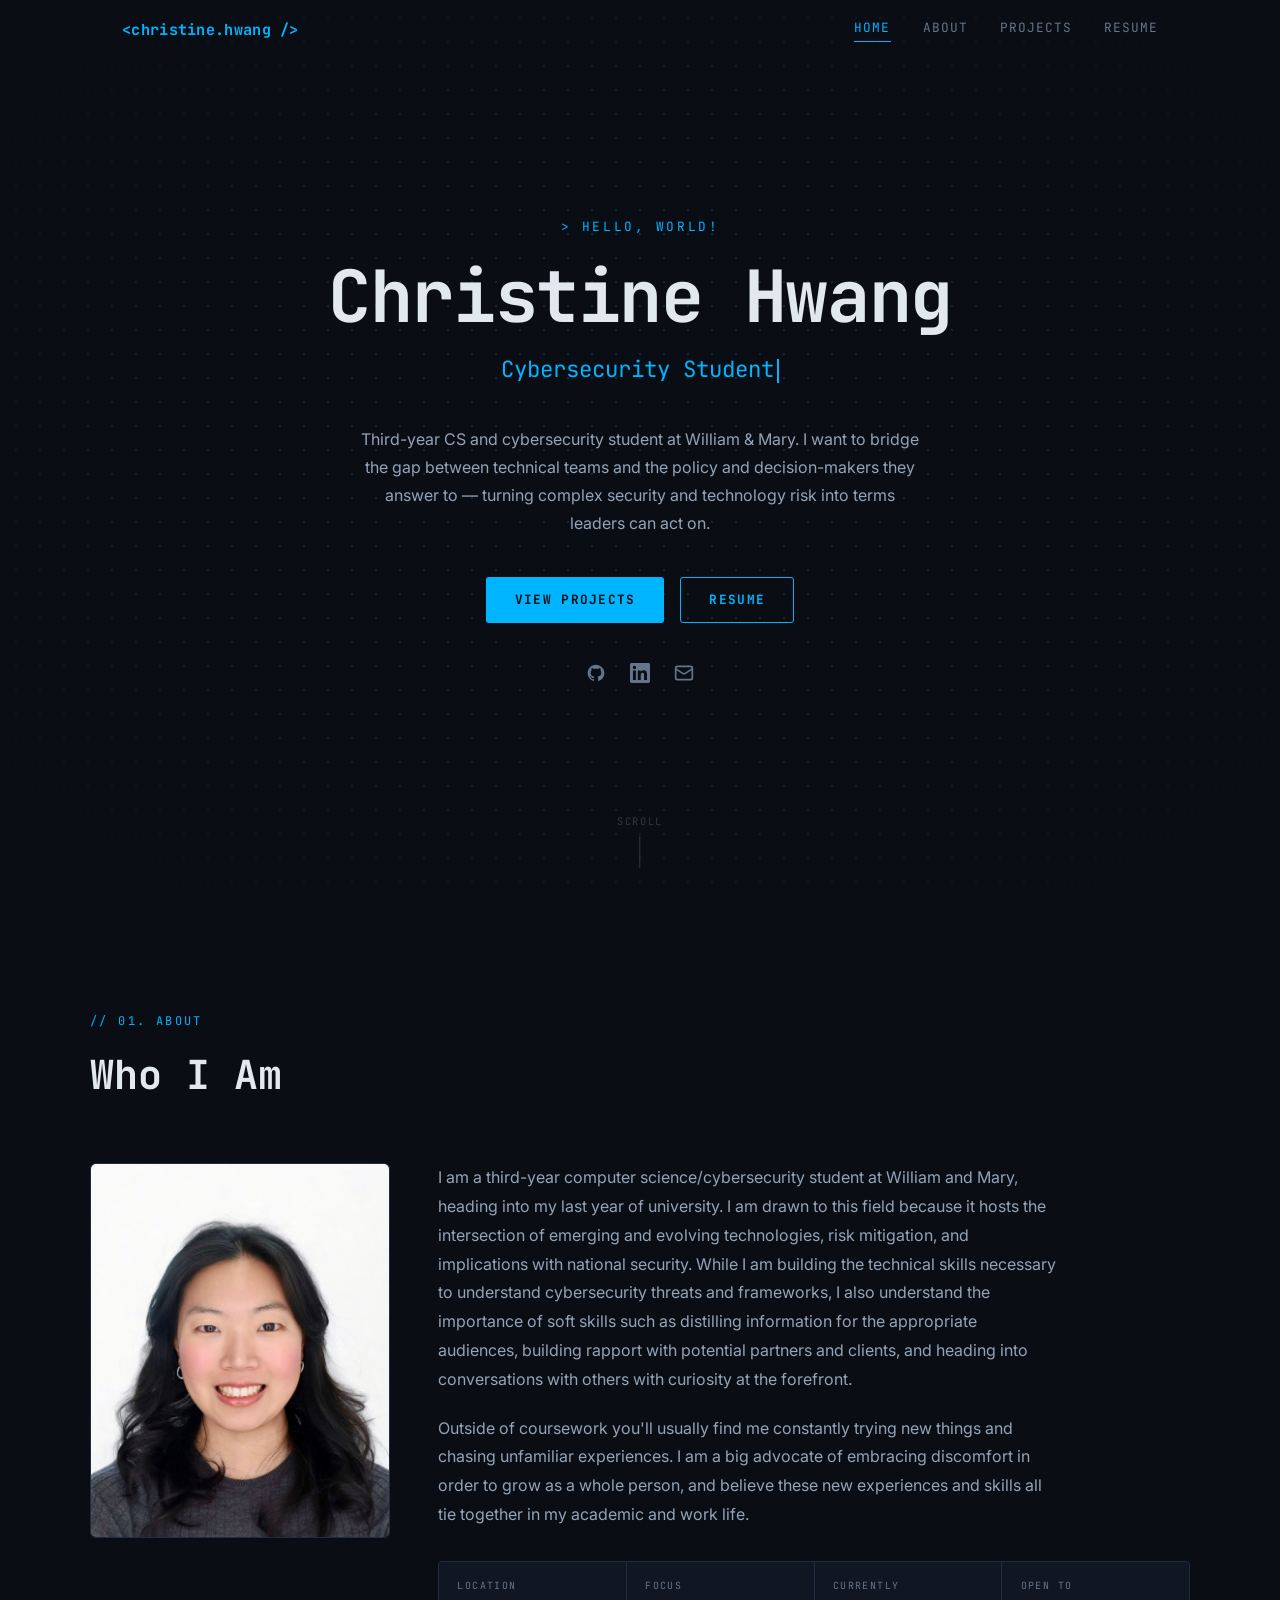
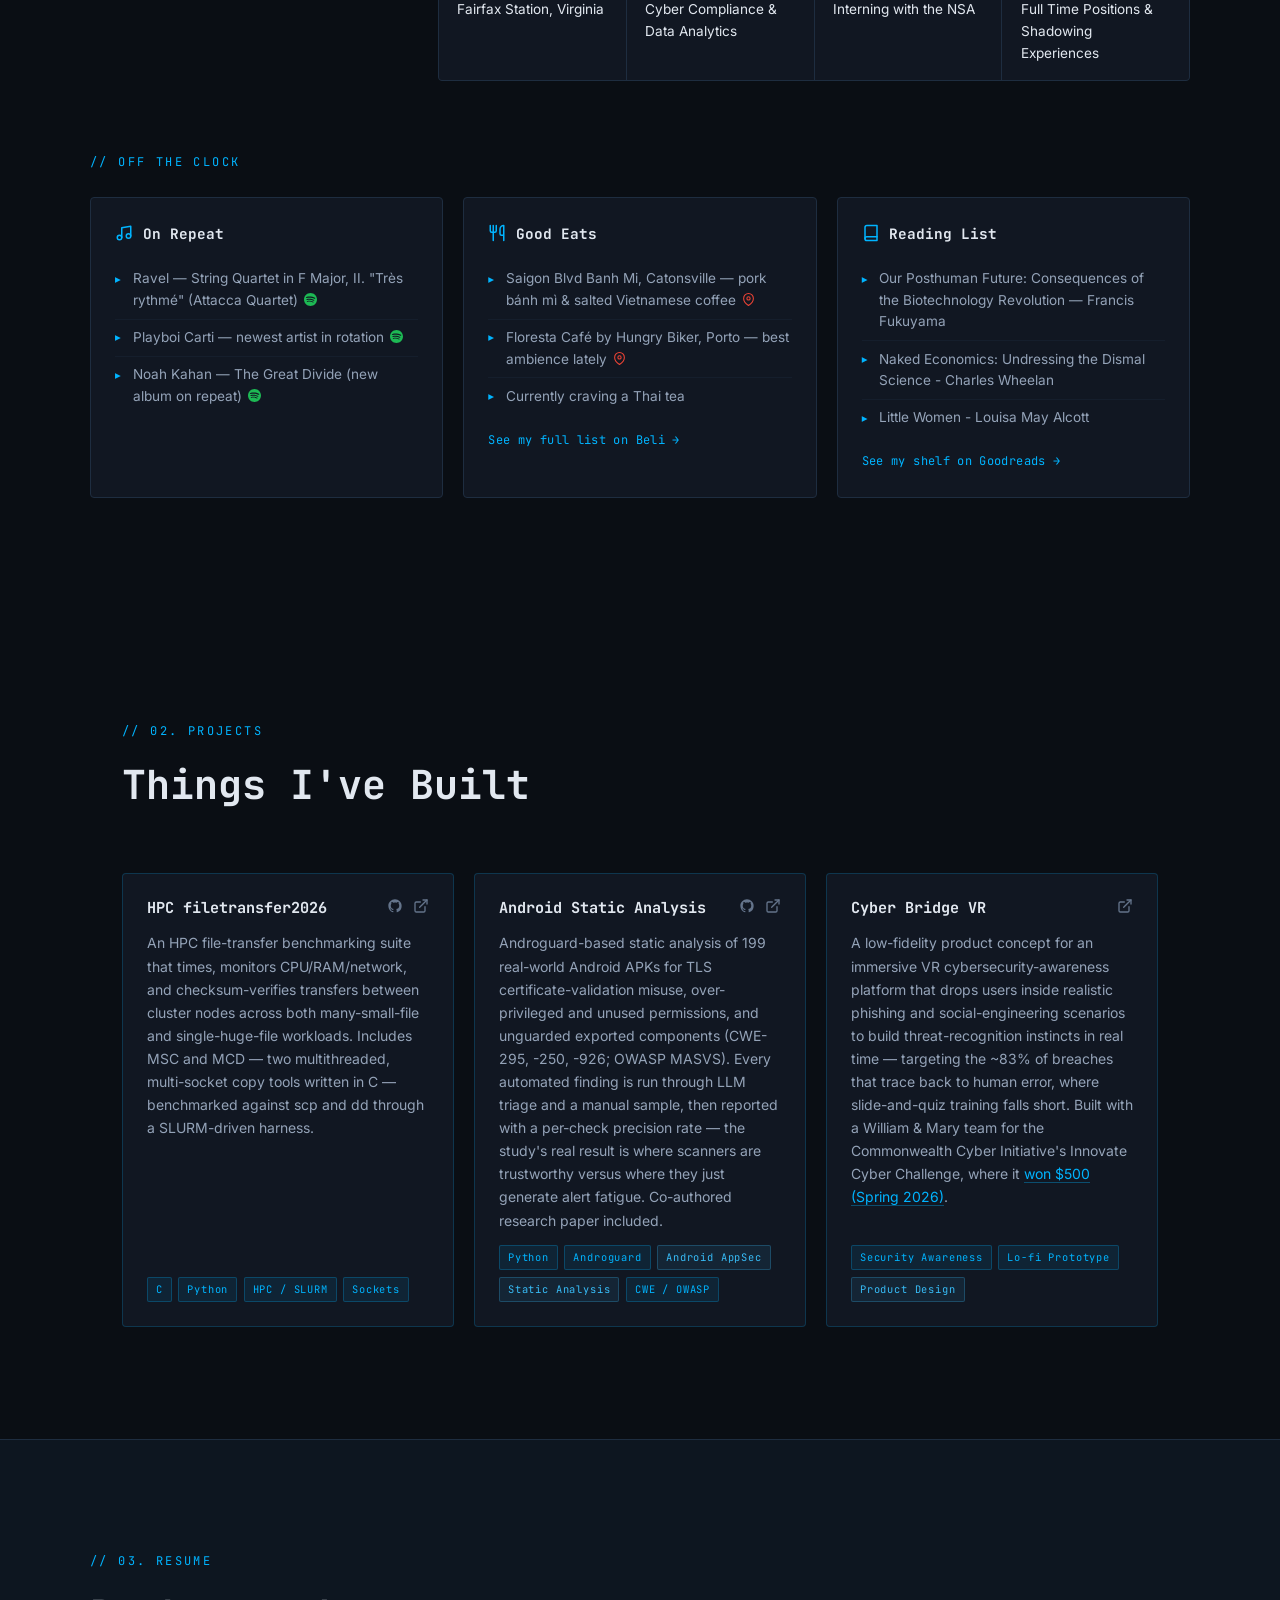
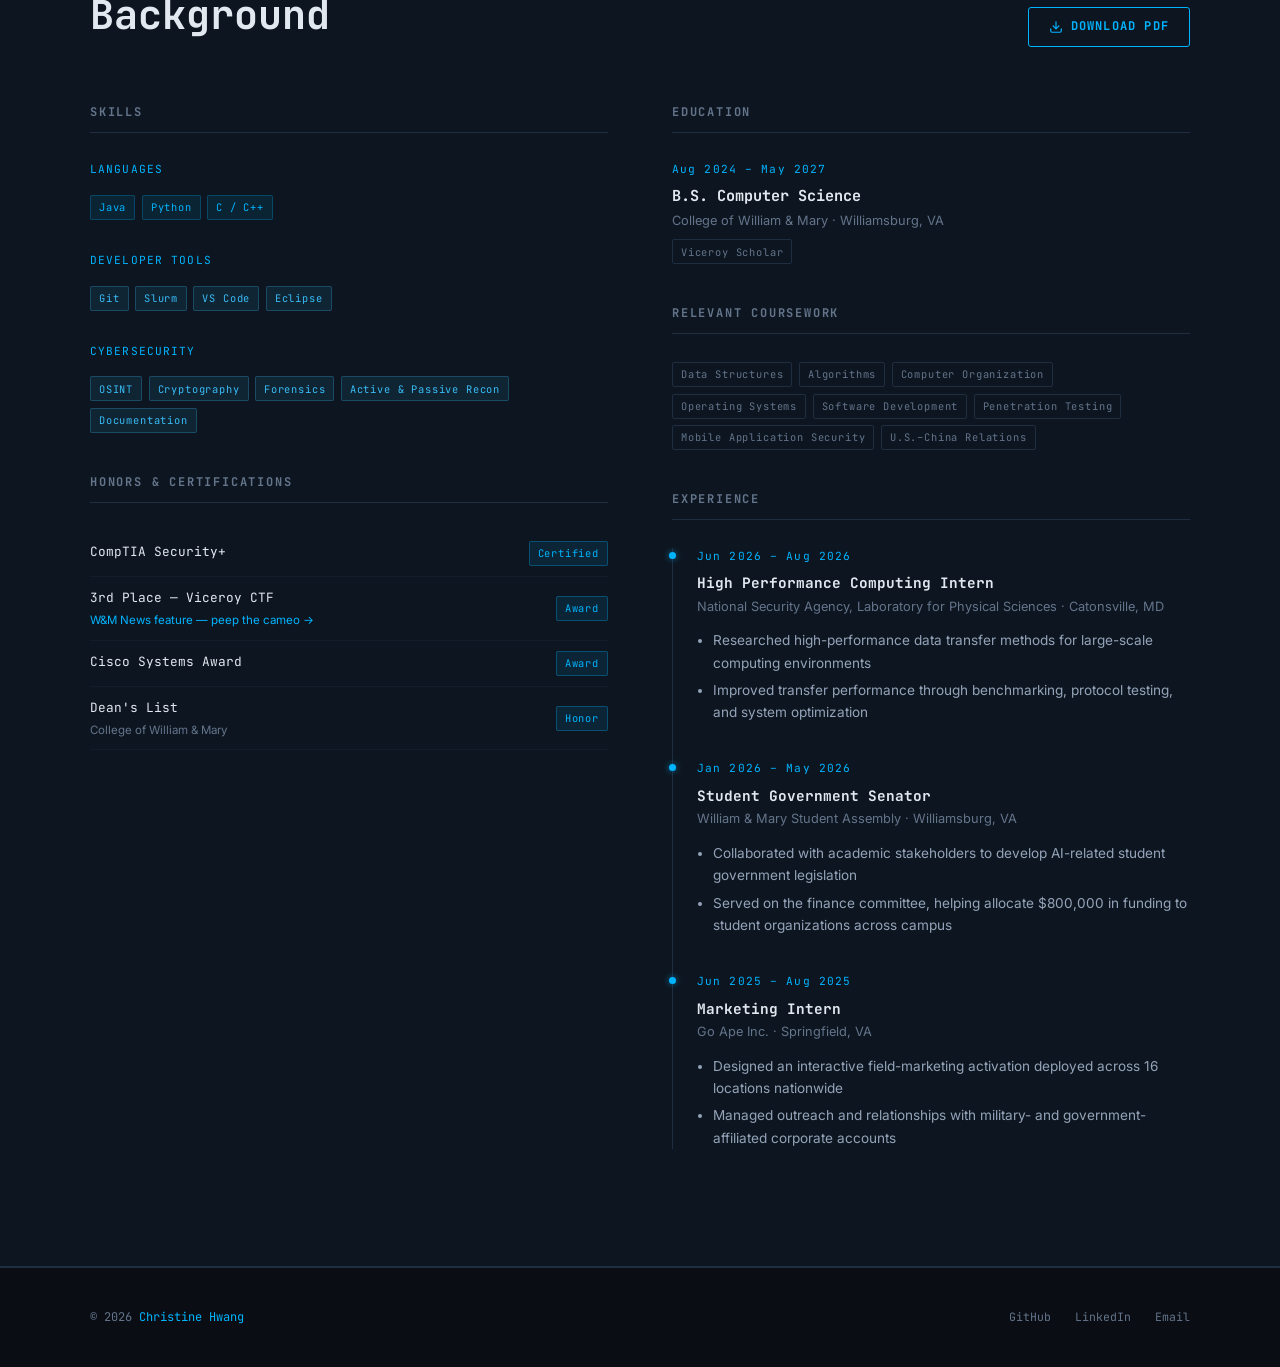
<file: index.html>
<!DOCTYPE html>
<html lang="en">
<head>
  <meta charset="UTF-8" />
  <meta name="viewport" content="width=device-width, initial-scale=1.0" />
  <title>Christine Hwang — Cybersecurity Portfolio</title>
  <meta name="description" content="Christine Hwang — CS &amp; cybersecurity student at William &amp; Mary, focused on bridging technical teams and the policy and decision-makers who act on their work." />

  <link rel="preconnect" href="https://fonts.googleapis.com" />
  <link rel="preconnect" href="https://fonts.gstatic.com" crossorigin />
  <link href="https://fonts.googleapis.com/css2?family=Inter:wght@400;500&family=JetBrains+Mono:wght@400;700&display=swap" rel="stylesheet" />

  <link rel="stylesheet" href="styles.css" />
</head>
<body>

  <!-- ===== Nav (fixed, scroll-spy) ===== -->
  <nav class="nav" id="nav" aria-label="Primary">
    <div class="nav__inner">
      <a class="nav__brand" href="#home">&lt;christine.hwang /&gt;</a>
      <div class="nav__links">
        <a href="#home" data-nav="home">Home</a>
        <a href="#about" data-nav="about">About</a>
        <a href="#projects" data-nav="projects">Projects</a>
        <a href="#resume" data-nav="resume">Resume</a>
      </div>
    </div>
  </nav>

  <main>

    <!-- ===== Hero ===== -->
    <section id="home" class="hero">
      <div class="hero__grid" aria-hidden="true"></div>
      <div class="hero__reveal" id="hero-reveal" aria-hidden="true"></div>
      <div class="hero__vignette" aria-hidden="true"></div>

      <div class="hero__content">
        <p class="hero__eyebrow">&gt; Hello, World!</p>
        <h1 class="hero__name">Christine Hwang</h1>
        <div class="hero__role">
          <span id="typed-role"></span><span class="cursor" aria-hidden="true"></span>
        </div>
        <p class="hero__intro">
          Third-year CS and cybersecurity student at William &amp; Mary. I want to bridge the gap
          between technical teams and the policy and decision-makers they answer to — turning complex
          security and technology risk into terms leaders can act on.
        </p>
        <div class="hero__actions">
          <a class="btn btn--solid" href="#projects">View Projects</a>
          <a class="btn btn--ghost" href="#resume">Resume</a>
        </div>
        <div class="hero__socials">
          <a href="https://github.com/chrisjhwang" aria-label="GitHub" target="_blank" rel="noopener noreferrer">
            <svg width="20" height="20" viewBox="0 0 24 24" fill="currentColor" aria-hidden="true"><path d="M12 2C6.477 2 2 6.484 2 12.017c0 4.425 2.865 8.18 6.839 9.504.5.092.682-.217.682-.483 0-.237-.008-.868-.013-1.703-2.782.605-3.369-1.343-3.369-1.343-.454-1.158-1.11-1.466-1.11-1.466-.908-.62.069-.608.069-.608 1.003.07 1.531 1.032 1.531 1.032.892 1.53 2.341 1.088 2.91.832.092-.647.35-1.088.636-1.338-2.22-.253-4.555-1.113-4.555-4.951 0-1.093.39-1.988 1.029-2.688-.103-.253-.446-1.272.098-2.65 0 0 .84-.27 2.75 1.026A9.564 9.564 0 0112 6.844c.85.004 1.705.115 2.504.337 1.909-1.296 2.747-1.027 2.747-1.027.546 1.379.202 2.398.1 2.651.64.7 1.028 1.595 1.028 2.688 0 3.848-2.339 4.695-4.566 4.943.359.309.678.92.678 1.855 0 1.338-.012 2.419-.012 2.747 0 .268.18.58.688.482A10.019 10.019 0 0022 12.017C22 6.484 17.522 2 12 2z" /></svg>
          </a>
          <a href="https://linkedin.com/in/christine-hwang-834550258/" aria-label="LinkedIn" target="_blank" rel="noopener noreferrer">
            <svg width="20" height="20" viewBox="0 0 24 24" fill="currentColor" aria-hidden="true"><path d="M20.447 20.452h-3.554v-5.569c0-1.328-.027-3.037-1.852-3.037-1.853 0-2.136 1.445-2.136 2.939v5.667H9.351V9h3.414v1.561h.046c.477-.9 1.637-1.85 3.37-1.85 3.601 0 4.267 2.37 4.267 5.455v6.286zM5.337 7.433a2.062 2.062 0 01-2.063-2.065 2.064 2.064 0 112.063 2.065zm1.782 13.019H3.555V9h3.564v11.452zM22.225 0H1.771C.792 0 0 .774 0 1.729v20.542C0 23.227.792 24 1.771 24h20.451C23.2 24 24 23.227 24 22.271V1.729C24 .774 23.2 0 22.222 0h.003z" /></svg>
          </a>
          <a href="mailto:chrisjhwang28@outlook.com" aria-label="Email">
            <svg width="20" height="20" viewBox="0 0 24 24" fill="none" stroke="currentColor" stroke-width="2" stroke-linecap="round" stroke-linejoin="round" aria-hidden="true"><rect x="2" y="4" width="20" height="16" rx="2" /><path d="m22 7-8.97 5.7a1.94 1.94 0 0 1-2.06 0L2 7" /></svg>
          </a>
        </div>
      </div>

      <div class="hero__scroll" aria-hidden="true">
        <span>SCROLL</span>
        <div class="hero__scroll-line"></div>
      </div>
    </section>

    <!-- ===== About ===== -->
    <section id="about" class="section about">
      <div class="about__inner">
        <div class="section__head">
          <p class="eyebrow">// 01. About</p>
          <h2>Who I Am</h2>
        </div>

        <div class="about__body">
          <!-- Headshot: drop a file named headshot.jpg in the repo root and it appears automatically -->
          <div class="about__photo">
            <img id="about-photo" src="headshot.jpg" alt="Christine Hwang" style="display:none" />
            <div id="about-photo-ph" class="about__photo-ph" role="img" aria-label="Add a headshot">
              <svg width="34" height="34" viewBox="0 0 24 24" fill="none" stroke="currentColor" stroke-width="1.5" stroke-linecap="round" stroke-linejoin="round" aria-hidden="true"><path d="M23 19a2 2 0 0 1-2 2H3a2 2 0 0 1-2-2V8a2 2 0 0 1 2-2h4l2-3h6l2 3h4a2 2 0 0 1 2 2z"/><circle cx="12" cy="13" r="4"/></svg>
              <span class="about__photo-name">headshot.jpg</span>
              <span class="about__photo-hint">drop your photo in the repo root</span>
            </div>
          </div>

          <div class="about__text">
            <!-- TODO: rewrite this in your own voice -->
            <p>
              
              I am a third-year computer science/cybersecurity student at William and Mary, heading into my last year
              of university. I am drawn to this field because it hosts the intersection of emerging and evolving technologies,
              risk mitigation, and implications with national security. While I am building the technical skills necessary to understand
              cybersecurity threats and frameworks, I also understand the importance of soft skills such as distilling information for 
              the appropriate audiences, building rapport with potential partners and clients, and heading into conversations with others with
              curiosity at the forefront. 
            </p>
            <p>
              Outside of coursework you'll usually find me constantly trying new things and chasing unfamiliar experiences.
              I am a big advocate of embracing discomfort in order to grow as a whole person, and believe these new experiences
              and skills all tie together in my academic and work life.  
            </p>

            <!-- TODO: fill in your real details -->
            <dl class="about__facts">
              <div><dt>Location</dt><dd>Fairfax Station, Virginia</dd></div>
              <div><dt>Focus</dt><dd>Cyber Compliance &amp; Data Analytics</dd></div>
              <div><dt>Currently</dt><dd>Interning with the NSA</dd></div>
              <div><dt>Open to</dt><dd>Full Time Positions &amp; Shadowing Experiences</dd></div>
            </dl>
          </div>
        </div>

        <!-- ===== Personal interests ===== -->
        <div class="about__interests-head">
          <p class="eyebrow">// off the clock</p>
        </div>
        <div class="interests">

          <article class="interest">
            <div class="interest__head">
              <svg width="18" height="18" viewBox="0 0 24 24" fill="none" stroke="currentColor" stroke-width="2" stroke-linecap="round" stroke-linejoin="round" aria-hidden="true"><path d="M9 18V5l12-2v13"/><circle cx="6" cy="18" r="3"/><circle cx="18" cy="16" r="3"/></svg>
              <h3>On Repeat</h3>
            </div>
            <ul>
              <li><a href="https://open.spotify.com/track/03xNvkEGvWun72mB5sA6zo" target="_blank" rel="noopener noreferrer">Ravel — String Quartet in F Major, II. "Très rythmé" (Attacca Quartet)<svg class="spotify-ico" viewBox="0 0 24 24" fill="currentColor" aria-hidden="true"><path d="M12 0C5.4 0 0 5.4 0 12s5.4 12 12 12 12-5.4 12-12S18.66 0 12 0zm5.521 17.34c-.24.359-.66.48-1.021.24-2.82-1.74-6.36-2.101-10.561-1.141-.418.122-.779-.179-.899-.539-.12-.421.18-.78.54-.9 4.56-1.021 8.52-.6 11.64 1.32.42.18.479.659.301 1.02zm1.44-3.3c-.301.42-.841.6-1.262.3-3.239-1.98-8.159-2.58-11.939-1.38-.479.12-1.02-.12-1.14-.6-.12-.48.12-1.021.6-1.141C9.6 9.9 15 10.561 18.72 12.84c.361.181.54.78.241 1.2zm.12-3.36C15.24 8.4 8.82 8.16 5.16 9.301c-.6.179-1.2-.181-1.38-.721-.18-.601.18-1.2.72-1.381 4.26-1.26 11.28-1.02 15.721 1.621.539.3.719 1.02.419 1.56-.299.421-1.02.599-1.559.3z"/></svg></a></li>
              <li><a href="https://open.spotify.com/artist/699OTQXzgjhIYAHMy9RyPD" target="_blank" rel="noopener noreferrer">Playboi Carti — newest artist in rotation<svg class="spotify-ico" viewBox="0 0 24 24" fill="currentColor" aria-hidden="true"><path d="M12 0C5.4 0 0 5.4 0 12s5.4 12 12 12 12-5.4 12-12S18.66 0 12 0zm5.521 17.34c-.24.359-.66.48-1.021.24-2.82-1.74-6.36-2.101-10.561-1.141-.418.122-.779-.179-.899-.539-.12-.421.18-.78.54-.9 4.56-1.021 8.52-.6 11.64 1.32.42.18.479.659.301 1.02zm1.44-3.3c-.301.42-.841.6-1.262.3-3.239-1.98-8.159-2.58-11.939-1.38-.479.12-1.02-.12-1.14-.6-.12-.48.12-1.021.6-1.141C9.6 9.9 15 10.561 18.72 12.84c.361.181.54.78.241 1.2zm.12-3.36C15.24 8.4 8.82 8.16 5.16 9.301c-.6.179-1.2-.181-1.38-.721-.18-.601.18-1.2.72-1.381 4.26-1.26 11.28-1.02 15.721 1.621.539.3.719 1.02.419 1.56-.299.421-1.02.599-1.559.3z"/></svg></a></li>
              <li><a href="https://open.spotify.com/album/0TSynllAnze7KMhv6J7W18" target="_blank" rel="noopener noreferrer">Noah Kahan — The Great Divide (new album on repeat)<svg class="spotify-ico" viewBox="0 0 24 24" fill="currentColor" aria-hidden="true"><path d="M12 0C5.4 0 0 5.4 0 12s5.4 12 12 12 12-5.4 12-12S18.66 0 12 0zm5.521 17.34c-.24.359-.66.48-1.021.24-2.82-1.74-6.36-2.101-10.561-1.141-.418.122-.779-.179-.899-.539-.12-.421.18-.78.54-.9 4.56-1.021 8.52-.6 11.64 1.32.42.18.479.659.301 1.02zm1.44-3.3c-.301.42-.841.6-1.262.3-3.239-1.98-8.159-2.58-11.939-1.38-.479.12-1.02-.12-1.14-.6-.12-.48.12-1.021.6-1.141C9.6 9.9 15 10.561 18.72 12.84c.361.181.54.78.241 1.2zm.12-3.36C15.24 8.4 8.82 8.16 5.16 9.301c-.6.179-1.2-.181-1.38-.721-.18-.601.18-1.2.72-1.381 4.26-1.26 11.28-1.02 15.721 1.621.539.3.719 1.02.419 1.56-.299.421-1.02.599-1.559.3z"/></svg></a></li>
            </ul>
          </article>

          <article class="interest">
            <div class="interest__head">
              <svg width="18" height="18" viewBox="0 0 24 24" fill="none" stroke="currentColor" stroke-width="2" stroke-linecap="round" stroke-linejoin="round" aria-hidden="true"><path d="M3 2v7c0 1.1.9 2 2 2h4a2 2 0 0 0 2-2V2"/><path d="M7 2v20"/><path d="M21 15V2a5 5 0 0 0-5 5v6c0 1.1.9 2 2 2h3Zm0 0v7"/></svg>
              <h3>Good Eats</h3>
            </div>
            <ul>
              <li><a href="https://maps.app.goo.gl/Cpziunf4CgiHxiMq6" target="_blank" rel="noopener noreferrer">Saigon Blvd Banh Mi, Catonsville — pork bánh mì &amp; salted Vietnamese coffee<svg class="map-ico" viewBox="0 0 24 24" fill="none" stroke="currentColor" stroke-width="2" stroke-linecap="round" stroke-linejoin="round" aria-hidden="true"><path d="M21 10c0 7-9 13-9 13s-9-6-9-13a9 9 0 0 1 18 0z"/><circle cx="12" cy="10" r="3"/></svg></a></li>
              <li><a href="https://maps.app.goo.gl/yTopE5r37aTAWzpeA" target="_blank" rel="noopener noreferrer">Floresta Café by Hungry Biker, Porto — best ambience lately<svg class="map-ico" viewBox="0 0 24 24" fill="none" stroke="currentColor" stroke-width="2" stroke-linecap="round" stroke-linejoin="round" aria-hidden="true"><path d="M21 10c0 7-9 13-9 13s-9-6-9-13a9 9 0 0 1 18 0z"/><circle cx="12" cy="10" r="3"/></svg></a></li>
              <li>Currently craving a Thai tea</li>
            </ul>
            <a class="interest__link" href="https://beliapp.co/app/chwang02" target="_blank" rel="noopener noreferrer">See my full list on Beli →</a>
          </article>

          <article class="interest">
            <div class="interest__head">
              <svg width="18" height="18" viewBox="0 0 24 24" fill="none" stroke="currentColor" stroke-width="2" stroke-linecap="round" stroke-linejoin="round" aria-hidden="true"><path d="M4 19.5A2.5 2.5 0 0 1 6.5 17H20"/><path d="M6.5 2H20v20H6.5A2.5 2.5 0 0 1 4 19.5v-15A2.5 2.5 0 0 1 6.5 2z"/></svg>
              <h3>Reading List</h3>
            </div>
            <ul>
              <li>Our Posthuman Future: Consequences of the Biotechnology Revolution — Francis Fukuyama</li>
              <li>Naked Economics: Undressing the Dismal Science - Charles Wheelan</li>
              <li>Little Women - Louisa May Alcott</li>
            </ul>
            <a class="interest__link" href="https://www.goodreads.com/user/show/165734428-christine" target="_blank" rel="noopener noreferrer">See my shelf on Goodreads →</a>
          </article>

        </div>
      </div>
    </section>

    <!-- ===== Projects ===== -->
    <section id="projects" class="section projects">
      <div class="section__head">
        <p class="eyebrow">// 02. Projects</p>
        <h2>Things I&apos;ve Built</h2>
      </div>

      <div class="project-grid">

        <!-- Real project -->
        <article class="card card--highlight">
          <a class="card__stretch" href="https://github.com/chrisjhwang/filetransfer2026" aria-label="HPC filetransfer2026 — open on GitHub" target="_blank" rel="noopener noreferrer"></a>
          <div class="card__top">
            <h3>HPC filetransfer2026</h3>
            <div class="card__links">
              <a href="https://github.com/chrisjhwang/filetransfer2026" aria-label="GitHub" target="_blank" rel="noopener noreferrer">
                <svg width="16" height="16" viewBox="0 0 24 24" fill="currentColor" aria-hidden="true"><path d="M12 2C6.477 2 2 6.484 2 12.017c0 4.425 2.865 8.18 6.839 9.504.5.092.682-.217.682-.483 0-.237-.008-.868-.013-1.703-2.782.605-3.369-1.343-3.369-1.343-.454-1.158-1.11-1.466-1.11-1.466-.908-.62.069-.608.069-.608 1.003.07 1.531 1.032 1.531 1.032.892 1.53 2.341 1.088 2.91.832.092-.647.35-1.088.636-1.338-2.22-.253-4.555-1.113-4.555-4.951 0-1.093.39-1.988 1.029-2.688-.103-.253-.446-1.272.098-2.65 0 0 .84-.27 2.75 1.026A9.564 9.564 0 0112 6.844c.85.004 1.705.115 2.504.337 1.909-1.296 2.747-1.027 2.747-1.027.546 1.379.202 2.398.1 2.651.64.7 1.028 1.595 1.028 2.688 0 3.848-2.339 4.695-4.566 4.943.359.309.678.92.678 1.855 0 1.338-.012 2.419-.012 2.747 0 .268.18.58.688.482A10.019 10.019 0 0022 12.017C22 6.484 17.522 2 12 2z" /></svg>
              </a>
              <a href="https://github.com/chrisjhwang/filetransfer2026/tree/feature/first-commit/docs" aria-label="Docs" target="_blank" rel="noopener noreferrer">
                <svg width="16" height="16" viewBox="0 0 24 24" fill="none" stroke="currentColor" stroke-width="2" stroke-linecap="round" stroke-linejoin="round" aria-hidden="true"><path d="M18 13v6a2 2 0 0 1-2 2H5a2 2 0 0 1-2-2V8a2 2 0 0 1 2-2h6" /><polyline points="15 3 21 3 21 9" /><line x1="10" y1="14" x2="21" y2="3" /></svg>
              </a>
            </div>
          </div>
          <p class="card__desc">
            An HPC file-transfer benchmarking suite that times, monitors CPU/RAM/network, and
            checksum-verifies transfers between cluster nodes across both many-small-file and
            single-huge-file workloads. Includes MSC and MCD — two multithreaded, multi-socket
            copy tools written in C — benchmarked against scp and dd through a SLURM-driven harness.
          </p>
          <div class="tags">
            <span class="tag" data-tag="default">C</span>
            <span class="tag" data-tag="default">Python</span>
            <span class="tag" data-tag="default">HPC / SLURM</span>
            <span class="tag" data-tag="default">Sockets</span>
          </div>
        </article>

        <!-- Real project -->
        <article class="card card--highlight">
          <a class="card__stretch" href="https://github.com/chrisjhwang/mobile-application-security-static-analysis" aria-label="Android Static Analysis — open on GitHub" target="_blank" rel="noopener noreferrer"></a>
          <div class="card__top">
            <h3>Android Static Analysis</h3>
            <div class="card__links">
              <a href="https://github.com/chrisjhwang/mobile-application-security-static-analysis" aria-label="GitHub" target="_blank" rel="noopener noreferrer">
                <svg width="16" height="16" viewBox="0 0 24 24" fill="currentColor" aria-hidden="true"><path d="M12 2C6.477 2 2 6.484 2 12.017c0 4.425 2.865 8.18 6.839 9.504.5.092.682-.217.682-.483 0-.237-.008-.868-.013-1.703-2.782.605-3.369-1.343-3.369-1.343-.454-1.158-1.11-1.466-1.11-1.466-.908-.62.069-.608.069-.608 1.003.07 1.531 1.032 1.531 1.032.892 1.53 2.341 1.088 2.91.832.092-.647.35-1.088.636-1.338-2.22-.253-4.555-1.113-4.555-4.951 0-1.093.39-1.988 1.029-2.688-.103-.253-.446-1.272.098-2.65 0 0 .84-.27 2.75 1.026A9.564 9.564 0 0112 6.844c.85.004 1.705.115 2.504.337 1.909-1.296 2.747-1.027 2.747-1.027.546 1.379.202 2.398.1 2.651.64.7 1.028 1.595 1.028 2.688 0 3.848-2.339 4.695-4.566 4.943.359.309.678.92.678 1.855 0 1.338-.012 2.419-.012 2.747 0 .268.18.58.688.482A10.019 10.019 0 0022 12.017C22 6.484 17.522 2 12 2z" /></svg>
              </a>
              <a href="https://github.com/chrisjhwang/mobile-application-security-static-analysis/blob/main/hwang-skibinski-report.pdf" aria-label="Research paper" target="_blank" rel="noopener noreferrer">
                <svg width="16" height="16" viewBox="0 0 24 24" fill="none" stroke="currentColor" stroke-width="2" stroke-linecap="round" stroke-linejoin="round" aria-hidden="true"><path d="M18 13v6a2 2 0 0 1-2 2H5a2 2 0 0 1-2-2V8a2 2 0 0 1 2-2h6" /><polyline points="15 3 21 3 21 9" /><line x1="10" y1="14" x2="21" y2="3" /></svg>
              </a>
            </div>
          </div>
          <p class="card__desc">
            Androguard-based static analysis of 199 real-world Android APKs for TLS certificate-validation
            misuse, over-privileged and unused permissions, and unguarded exported components (CWE-295, -250,
            -926; OWASP MASVS). Every automated finding is run through LLM triage and a manual sample, then
            reported with a per-check precision rate — the study's real result is where scanners are trustworthy
            versus where they just generate alert fatigue. Co-authored research paper included.
          </p>
          <div class="tags">
            <span class="tag" data-tag="default">Python</span>
            <span class="tag" data-tag="default">Androguard</span>
            <span class="tag" data-tag="blue">Android AppSec</span>
            <span class="tag" data-tag="blue">Static Analysis</span>
            <span class="tag" data-tag="default">CWE / OWASP</span>
          </div>
        </article>

        <!-- Real project -->
        <article class="card card--highlight">
          <a class="card__stretch" href="https://sites.google.com/odu.edu/cyber-bridge-vr/home" aria-label="Cyber Bridge VR — open project site" target="_blank" rel="noopener noreferrer"></a>
          <div class="card__top">
            <h3>Cyber Bridge VR</h3>
            <div class="card__links">
              <a href="https://sites.google.com/odu.edu/cyber-bridge-vr/home" aria-label="Project site" target="_blank" rel="noopener noreferrer">
                <svg width="16" height="16" viewBox="0 0 24 24" fill="none" stroke="currentColor" stroke-width="2" stroke-linecap="round" stroke-linejoin="round" aria-hidden="true"><path d="M18 13v6a2 2 0 0 1-2 2H5a2 2 0 0 1-2-2V8a2 2 0 0 1 2-2h6" /><polyline points="15 3 21 3 21 9" /><line x1="10" y1="14" x2="21" y2="3" /></svg>
              </a>
            </div>
          </div>
          <p class="card__desc">
            A low-fidelity product concept for an immersive VR cybersecurity-awareness platform that drops
            users inside realistic phishing and social-engineering scenarios to build threat-recognition
            instincts in real time — targeting the ~83% of breaches that trace back to human error, where
            slide-and-quiz training falls short. Built with a William &amp; Mary team for the
            Commonwealth Cyber Initiative's Innovate Cyber Challenge, where it
            <a href="https://covacci.org/innovation/innovate-cyber-challenge/innovate-cyber-spring-2026/" target="_blank" rel="noopener noreferrer">won $500 (Spring 2026)</a>.
          </p>
          <div class="tags">
            <span class="tag" data-tag="default">Security Awareness</span>
            <span class="tag" data-tag="default">Lo-fi Prototype</span>
            <span class="tag" data-tag="blue">Product Design</span>
          </div>
        </article>

      </div>
    </section>

    <!-- ===== Resume ===== -->
    <section id="resume" class="section resume">
      <div class="resume__inner">
        <div class="section__head resume__head">
          <div>
            <p class="eyebrow">// 03. Resume</p>
            <h2>Background</h2>
          </div>
          <!-- TODO: drop resume.pdf next to these files -->
          <a class="btn btn--ghost btn--sm" href="resume.pdf" download>
            <svg width="14" height="14" viewBox="0 0 24 24" fill="none" stroke="currentColor" stroke-width="2" stroke-linecap="round" stroke-linejoin="round" aria-hidden="true"><path d="M21 15v4a2 2 0 0 1-2 2H5a2 2 0 0 1-2-2v-4" /><polyline points="7 10 12 15 17 10" /><line x1="12" y1="15" x2="12" y2="3" /></svg>
            Download PDF
          </a>
        </div>

        <div class="resume__cols">

          <!-- Left: Skills + Certs -->
          <div>
            <h3 class="resume__label">Skills</h3>

            <div class="skill-group">
              <p class="skill-group__title">Languages</p>
              <div class="tags">
                <span class="tag" data-tag="default">Java</span>
                <span class="tag" data-tag="default">Python</span>
                <span class="tag" data-tag="default">C / C++</span>
              </div>
            </div>

            <div class="skill-group">
              <p class="skill-group__title">Developer Tools</p>
              <div class="tags">
                <span class="tag" data-tag="blue">Git</span>
                <span class="tag" data-tag="blue">Slurm</span>
                <span class="tag" data-tag="blue">VS Code</span>
                <span class="tag" data-tag="blue">Eclipse</span>
              </div>
            </div>

            <div class="skill-group">
              <p class="skill-group__title">Cybersecurity</p>
              <div class="tags">
                <span class="tag" data-tag="blue">OSINT</span>
                <span class="tag" data-tag="blue">Cryptography</span>
                <span class="tag" data-tag="blue">Forensics</span>
                <span class="tag" data-tag="blue">Active &amp; Passive Recon</span>
                <span class="tag" data-tag="blue">Documentation</span>
              </div>
            </div>

            <h3 class="resume__label resume__label--spaced">Honors &amp; Certifications</h3>
            <div class="cert">
              <div><p class="cert__name">CompTIA Security+</p></div>
              <span class="badge badge--earned">Certified</span>
            </div>
            <div class="cert">
              <div><p class="cert__name">3rd Place — Viceroy CTF</p><p class="cert__date"><a href="https://news.wm.edu/2026/04/30/university-hosted-symposium-demonstrates-cyber-leadership/" target="_blank" rel="noopener noreferrer">W&amp;M News feature — peep the cameo →</a></p></div>
              <span class="badge badge--earned">Award</span>
            </div>
            <div class="cert">
              <div><p class="cert__name">Cisco Systems Award</p></div>
              <span class="badge badge--earned">Award</span>
            </div>
            <div class="cert">
              <div><p class="cert__name">Dean&apos;s List</p><p class="cert__date">College of William &amp; Mary</p></div>
              <span class="badge badge--earned">Honor</span>
            </div>
          </div>

          <!-- Right: Education + Experience -->
          <div>
            <h3 class="resume__label">Education</h3>
            <div class="edu">
              <p class="edu__period">Aug 2024 – May 2027</p>
              <h4 class="edu__title">B.S. Computer Science</h4>
              <p class="edu__meta">College of William &amp; Mary · Williamsburg, VA</p>
              <div class="tags">
                <span class="tag" data-tag="plain">Viceroy Scholar</span>
              </div>
            </div>

            <h3 class="resume__label resume__label--spaced">Relevant Coursework</h3>
            <div class="tags">
              <span class="tag" data-tag="plain">Data Structures</span>
              <span class="tag" data-tag="plain">Algorithms</span>
              <span class="tag" data-tag="plain">Computer Organization</span>
              <span class="tag" data-tag="plain">Operating Systems</span>
              <span class="tag" data-tag="plain">Software Development</span>
              <span class="tag" data-tag="plain">Penetration Testing</span>
              <span class="tag" data-tag="plain">Mobile Application Security</span>
              <span class="tag" data-tag="plain">U.S.–China Relations</span>
            </div>

            <h3 class="resume__label resume__label--spaced">Experience</h3>
            <div class="timeline">
              <div class="tl-item">
                <span class="tl-dot" aria-hidden="true"></span>
                <p class="tl-period">Jun 2026 – Aug 2026</p>
                <h4 class="tl-title">High Performance Computing Intern</h4>
                <p class="tl-org">National Security Agency, Laboratory for Physical Sciences · Catonsville, MD</p>
                <ul>
                  <li>Researched high-performance data transfer methods for large-scale computing environments</li>
                  <li>Improved transfer performance through benchmarking, protocol testing, and system optimization</li>
                </ul>
              </div>
              <div class="tl-item">
                <span class="tl-dot" aria-hidden="true"></span>
                <p class="tl-period">Jan 2026 – May 2026</p>
                <h4 class="tl-title">Student Government Senator</h4>
                <p class="tl-org">William &amp; Mary Student Assembly · Williamsburg, VA</p>
                <ul>
                  <li>Collaborated with academic stakeholders to develop AI-related student government legislation</li>
                  <li>Served on the finance committee, helping allocate $800,000 in funding to student organizations across campus</li>
                </ul>
              </div>
              <div class="tl-item">
                <span class="tl-dot" aria-hidden="true"></span>
                <p class="tl-period">Jun 2025 – Aug 2025</p>
                <h4 class="tl-title">Marketing Intern</h4>
                <p class="tl-org">Go Ape Inc. · Springfield, VA</p>
                <ul>
                  <li>Designed an interactive field-marketing activation deployed across 16 locations nationwide</li>
                  <li>Managed outreach and relationships with military- and government-affiliated corporate accounts</li>
                </ul>
              </div>
            </div>
          </div>

        </div>
      </div>
    </section>

  </main>

  <!-- ===== Footer ===== -->
  <footer class="footer">
    <div class="footer__inner">
      <p class="footer__copy">© <span id="year">2026</span> <span class="accent">Christine Hwang</span></p>
      <div class="footer__links">
        <a href="https://github.com/chrisjhwang" target="_blank" rel="noopener noreferrer">GitHub</a>
        <a href="https://linkedin.com/in/christine-hwang-834550258/" target="_blank" rel="noopener noreferrer">LinkedIn</a>
        <a href="mailto:chrisjhwang28@outlook.com">Email</a>
      </div>
    </div>
  </footer>

  <script src="main.js"></script>
</body>
</html>
</file>
<file: styles.css>
/* =========================================================
   Christine Hwang — Cybersecurity Portfolio
   Dark "terminal" theme. Ported from a Figma Make design to a
   zero-build static site. Swap --accent to re-skin everything.
   ========================================================= */

:root {
  --bg:        #0a0e14;   /* page background */
  --bg-alt:    #0d1620;   /* resume section */
  --card:      #111722;   /* project cards */
  --border:    #1e2d40;   /* hairlines */
  --ink:       #e2e8f0;   /* primary text */
  --muted:     #94a3b8;   /* body copy */
  --dim:       #64748b;   /* labels / inactive */
  --accent:    #00b4ff;   /* neon-blue signature */
  --blue:      #38bdf8;
  --purple:    #a78bfa;
  --amber:     #f59e0b;

  --mono: 'JetBrains Mono', ui-monospace, monospace;
  --sans: 'Inter', system-ui, sans-serif;

  --maxw: 1100px;
}

/* ---------- Reset ---------- */
*, *::before, *::after { box-sizing: border-box; }
html { scroll-behavior: smooth; -webkit-text-size-adjust: 100%; }
body {
  margin: 0;
  background: var(--bg);
  color: var(--ink);
  font-family: var(--sans);
  line-height: 1.6;
  -webkit-font-smoothing: antialiased;
}
img { max-width: 100%; display: block; }
a { color: inherit; }

::-webkit-scrollbar { width: 4px; }
::-webkit-scrollbar-track { background: var(--bg); }
::-webkit-scrollbar-thumb { background: var(--border); border-radius: 2px; }
::selection { background: rgba(0, 180, 255, 0.25); color: var(--ink); }

/* ---------- Nav ---------- */
.nav {
  position: fixed;
  inset: 0 0 auto 0;
  z-index: 50;
  background: transparent;
  border-bottom: 1px solid transparent;
  transition: background 0.3s ease, border-color 0.3s ease, backdrop-filter 0.3s ease;
}
.nav.is-scrolled {
  background: rgba(10, 14, 20, 0.92);
  backdrop-filter: blur(12px);
  border-bottom-color: var(--border);
}
.nav__inner {
  max-width: var(--maxw);
  margin: 0 auto;
  padding: 0 2rem;
  height: 60px;
  display: flex;
  align-items: center;
  justify-content: space-between;
}
.nav__brand {
  font-family: var(--mono);
  font-size: 0.95rem;
  font-weight: 700;
  color: var(--accent);
  text-decoration: none;
  letter-spacing: 0.02em;
}
.nav__links { display: flex; gap: 2rem; align-items: center; }
.nav__links a {
  font-family: var(--mono);
  font-size: 0.8rem;
  color: var(--dim);
  text-decoration: none;
  letter-spacing: 0.08em;
  text-transform: uppercase;
  padding-bottom: 2px;
  border-bottom: 1px solid transparent;
  transition: color 0.2s ease, border-color 0.2s ease;
}
.nav__links a:hover { color: var(--ink); }
.nav__links a.is-active { color: var(--accent); border-bottom-color: var(--accent); }

/* ---------- Buttons ---------- */
.btn {
  display: inline-flex;
  align-items: center;
  gap: 0.5rem;
  font-family: var(--mono);
  font-size: 0.8rem;
  font-weight: 700;
  letter-spacing: 0.1em;
  text-transform: uppercase;
  text-decoration: none;
  padding: 0.75rem 1.75rem;
  border-radius: 3px;
  border: 1px solid transparent;
  cursor: pointer;
  transition: opacity 0.2s ease, background 0.2s ease, transform 0.2s ease;
}
.btn--sm { padding: 0.6rem 1.25rem; font-size: 0.75rem; }
.btn--solid { background: var(--accent); color: var(--bg); }
.btn--solid:hover { opacity: 0.85; transform: translateY(-1px); }
.btn--ghost { background: transparent; color: var(--accent); border-color: var(--accent); }
.btn--ghost:hover { background: rgba(0, 180, 255, 0.1); transform: translateY(-1px); }

/* ---------- Section shell ---------- */
.section { padding: 7rem 2rem; }
.section__head { margin-bottom: 3.5rem; }
.eyebrow {
  font-family: var(--mono);
  font-size: 0.75rem;
  color: var(--accent);
  letter-spacing: 0.2em;
  text-transform: uppercase;
  margin: 0 0 0.75rem;
}
h2 {
  font-family: var(--mono);
  font-size: clamp(1.75rem, 4vw, 2.5rem);
  font-weight: 700;
  color: var(--ink);
  margin: 0;
}
.accent { color: var(--accent); }

/* ---------- Hero ---------- */
.hero {
  position: relative;
  min-height: 100vh;
  display: flex;
  align-items: center;
  justify-content: center;
  overflow: hidden;
  background: var(--bg);
}
.hero__grid,
.hero__reveal,
.hero__vignette { position: absolute; inset: 0; }
.hero__grid {
  background-image: radial-gradient(circle at center, rgba(0, 180, 255, 0.18) 1.2px, transparent 1.4px);
  background-size: 24px 24px;
  background-position: center;
}
.hero__reveal {
  background-image: radial-gradient(circle at center, rgba(0, 180, 255, 0.45) 2px, transparent 2.2px);
  background-size: 24px 24px;
  background-position: center;
  opacity: 0;
  transition: opacity 0.2s ease;
  --mx: -200px;
  --my: -200px;
  -webkit-mask-image: radial-gradient(circle at var(--mx) var(--my), #000 80px, transparent 140px);
  mask-image: radial-gradient(circle at var(--mx) var(--my), #000 80px, transparent 140px);
}
.hero.is-hovering .hero__reveal { opacity: 1; }
.hero__vignette {
  background: radial-gradient(ellipse at center, transparent 40%, var(--bg) 100%);
  pointer-events: none;
}
.hero__content {
  position: relative;
  z-index: 10;
  text-align: center;
  padding: 0 1.5rem;
  max-width: 780px;
}
.hero__eyebrow {
  font-family: var(--mono);
  font-size: 0.8rem;
  color: var(--accent);
  letter-spacing: 0.2em;
  text-transform: uppercase;
  margin: 0 0 1.25rem;
}
.hero__name {
  font-family: var(--mono);
  font-size: clamp(2.5rem, 6vw, 4.5rem);
  font-weight: 700;
  color: var(--ink);
  line-height: 1.1;
  letter-spacing: -0.02em;
  margin: 0 0 1rem;
}
.hero__role {
  font-family: var(--mono);
  font-size: clamp(1rem, 2.5vw, 1.4rem);
  color: var(--accent);
  min-height: 2em;
  margin-bottom: 1.75rem;
}
.cursor {
  display: inline-block;
  width: 2px;
  height: 1.1em;
  background: var(--accent);
  margin-left: 3px;
  vertical-align: middle;
  animation: blink 1s step-end infinite;
}
.hero__intro {
  font-size: 1rem;
  color: var(--muted);
  line-height: 1.75;
  max-width: 560px;
  margin: 0 auto 2.5rem;
}
.hero__actions { display: flex; gap: 1rem; justify-content: center; flex-wrap: wrap; }
.hero__socials { display: flex; gap: 1.5rem; justify-content: center; margin-top: 2.5rem; }
.hero__socials a { color: var(--dim); display: inline-flex; transition: color 0.2s ease; }
.hero__socials a:hover { color: var(--accent); }

.hero__scroll {
  position: absolute;
  bottom: 2rem;
  left: 50%;
  transform: translateX(-50%);
  display: flex;
  flex-direction: column;
  align-items: center;
  gap: 0.4rem;
  opacity: 0.4;
}
.hero__scroll span {
  font-family: var(--mono);
  font-size: 0.65rem;
  color: var(--dim);
  letter-spacing: 0.15em;
}
.hero__scroll-line {
  width: 1px;
  height: 32px;
  background: var(--dim);
  animation: pulse 2s ease-in-out infinite;
}

@keyframes blink { 0%, 100% { opacity: 1; } 50% { opacity: 0; } }
@keyframes pulse { 0%, 100% { opacity: 0.4; } 50% { opacity: 1; } }

/* ---------- About ---------- */
.about__inner { max-width: var(--maxw); margin: 0 auto; }
.about__body {
  display: grid;
  grid-template-columns: 300px 1fr;
  gap: 3rem;
  align-items: start;
  margin-bottom: 4.5rem;
}

/* Headshot */
.about__photo {
  position: relative;
  aspect-ratio: 4 / 5;
  border: 1px solid var(--border);
  border-radius: 6px;
  overflow: hidden;
  background: var(--card);
  transition: border-color 0.25s ease;
}
.about__photo:hover { border-color: rgba(0, 180, 255, 0.45); }
.about__photo img { width: 100%; height: 100%; object-fit: cover; }
.about__photo-ph {
  position: absolute;
  inset: 0;
  display: flex;
  flex-direction: column;
  align-items: center;
  justify-content: center;
  gap: 0.6rem;
  color: var(--dim);
  border: 1px dashed var(--border);
  border-radius: 6px;
  background: radial-gradient(circle at center, rgba(0, 180, 255, 0.07) 1px, transparent 1.4px) 0 0 / 18px 18px;
}
.about__photo-name { font-family: var(--mono); font-size: 0.8rem; color: var(--accent); }
.about__photo-hint { font-family: var(--mono); font-size: 0.66rem; color: var(--dim); letter-spacing: 0.03em; }

/* About text */
.about__text p { color: var(--muted); font-size: 1rem; line-height: 1.8; margin: 0 0 1.25rem; max-width: 62ch; }
.about__edit { color: var(--dim); font-style: italic; }

.about__facts {
  display: grid;
  grid-template-columns: repeat(auto-fit, minmax(160px, 1fr));
  gap: 1px;
  background: var(--border);
  border: 1px solid var(--border);
  border-radius: 4px;
  overflow: hidden;
  margin: 2rem 0 0;
}
.about__facts > div { background: var(--card); padding: 1rem 1.15rem; }
.about__facts dt {
  font-family: var(--mono);
  font-size: 0.62rem;
  letter-spacing: 0.14em;
  text-transform: uppercase;
  color: var(--dim);
  margin-bottom: 0.35rem;
}
.about__facts dd { margin: 0; font-size: 0.85rem; color: var(--ink); }

/* Personal interests */
.about__interests-head { margin-bottom: 1.5rem; }
.interests {
  display: grid;
  grid-template-columns: repeat(auto-fit, minmax(240px, 1fr));
  gap: 1.25rem;
}
.interest {
  background: var(--card);
  border: 1px solid var(--border);
  border-radius: 4px;
  padding: 1.5rem;
  transition: border-color 0.25s ease, transform 0.25s ease;
}
.interest:hover { border-color: rgba(0, 180, 255, 0.4); transform: translateY(-3px); }
.interest__head { display: flex; align-items: center; gap: 0.6rem; margin-bottom: 1rem; color: var(--accent); }
.interest__head h3 { font-family: var(--mono); font-size: 0.9rem; font-weight: 700; color: var(--ink); margin: 0; }
.interest ul { list-style: none; margin: 0; padding: 0; }
.interest li {
  position: relative;
  font-size: 0.85rem;
  color: var(--muted);
  line-height: 1.6;
  padding: 0.45rem 0 0.45rem 1.1rem;
  border-bottom: 1px solid rgba(30, 45, 64, 0.35);
}
.interest li:last-child { border-bottom: 0; }
.interest li::before { content: "\25B8"; position: absolute; left: 0; color: var(--accent); font-size: 0.72rem; top: 0.55rem; }
.interest__link {
  display: inline-block;
  margin-top: 1rem;
  font-family: var(--mono);
  font-size: 0.75rem;
  letter-spacing: 0.03em;
  color: var(--accent);
  text-decoration: none;
  border-bottom: 1px solid transparent;
  transition: border-color 0.2s ease;
}
.interest__link:hover { border-bottom-color: var(--accent); }
.interest li a { color: inherit; text-decoration: none; transition: color 0.2s ease; }
.interest li a:hover { color: var(--accent); }
.spotify-ico { width: 13px; height: 13px; margin-left: 0.4rem; vertical-align: -0.12em; color: #1DB954; }
.map-ico { width: 13px; height: 13px; margin-left: 0.4rem; vertical-align: -0.12em; color: #EA4335; }

@media (max-width: 720px) {
  .about__body { grid-template-columns: 1fr; gap: 2rem; }
  .about__photo { max-width: 280px; }
}

/* ---------- Projects ---------- */
.projects { max-width: var(--maxw); margin: 0 auto; }
.project-grid {
  display: grid;
  grid-template-columns: repeat(auto-fill, minmax(320px, 1fr));
  gap: 1.25rem;
}
.card {
  position: relative;
  background: var(--card);
  border: 1px solid var(--border);
  border-radius: 4px;
  padding: 1.5rem;
  display: flex;
  flex-direction: column;
  gap: 0.85rem;
  cursor: pointer;
  transition: border-color 0.25s ease, transform 0.25s ease, box-shadow 0.25s ease, background 0.25s ease;
}
.card--highlight { border-color: rgba(0, 180, 255, 0.2); }
.card:hover {
  border-color: rgba(0, 180, 255, 0.5);
  transform: translateY(-3px);
  box-shadow: 0 8px 32px rgba(0, 180, 255, 0.08);
  background: #1a2436;
}
.card__stretch { position: absolute; inset: 0; z-index: 1; border-radius: inherit; }
.card__top { display: flex; justify-content: space-between; align-items: flex-start; gap: 1rem; }
.card__top h3 {
  font-family: var(--mono);
  font-size: 0.95rem;
  font-weight: 700;
  color: var(--ink);
  margin: 0;
  line-height: 1.3;
}
.card__links { display: flex; gap: 0.6rem; flex-shrink: 0; }
.card__links a { position: relative; z-index: 2; color: var(--dim); display: inline-flex; transition: color 0.2s ease; }
.card__links a:hover { color: var(--accent); }
.card__desc { font-size: 0.875rem; color: var(--muted); line-height: 1.65; margin: 0; flex-grow: 1; }
.card__desc a {
  position: relative;
  z-index: 2;
  color: var(--accent);
  text-decoration: none;
  border-bottom: 1px solid rgba(0, 180, 255, 0.35);
  transition: border-color 0.2s ease;
}
.card__desc a:hover { border-bottom-color: var(--accent); }

/* ---------- Tags ---------- */
.tags { display: flex; flex-wrap: wrap; gap: 0.4rem; }
.tag {
  font-family: var(--mono);
  font-size: 0.65rem;
  letter-spacing: 0.08em;
  padding: 0.2rem 0.5rem;
  border-radius: 2px;
  color: var(--accent);
  background: rgba(0, 180, 255, 0.09);
  border: 1px solid rgba(0, 180, 255, 0.25);
}
.tag[data-tag="blue"]   { color: var(--blue);   background: rgba(56, 189, 248, 0.09);  border-color: rgba(56, 189, 248, 0.25); }
.tag[data-tag="purple"] { color: var(--purple); background: rgba(167, 139, 250, 0.09); border-color: rgba(167, 139, 250, 0.25); }
.tag[data-tag="plain"]  { color: var(--dim);    background: transparent;               border-color: var(--border); }

/* ---------- Resume ---------- */
.resume { background: var(--bg-alt); border-top: 1px solid var(--border); border-bottom: 1px solid var(--border); }
.resume__inner { max-width: var(--maxw); margin: 0 auto; }
.resume__head { display: flex; justify-content: space-between; align-items: flex-end; flex-wrap: wrap; gap: 1rem; }
.resume__cols { display: grid; grid-template-columns: repeat(auto-fit, minmax(300px, 1fr)); gap: 4rem; }
.resume__label {
  font-family: var(--mono);
  font-size: 0.75rem;
  letter-spacing: 0.15em;
  text-transform: uppercase;
  color: var(--dim);
  margin: 0 0 1.75rem;
  padding-bottom: 0.6rem;
  border-bottom: 1px solid var(--border);
}
.resume__label--spaced { margin-top: 2.5rem; }

/* Skills */
.skill-group { margin-bottom: 2rem; }
.skill-group__title {
  font-family: var(--mono);
  font-size: 0.7rem;
  color: var(--accent);
  letter-spacing: 0.1em;
  text-transform: uppercase;
  margin: 0 0 1rem;
}
.skill { margin-bottom: 0.9rem; }
.skill__row { display: flex; justify-content: space-between; margin-bottom: 0.35rem; }
.skill__row span { font-family: var(--mono); font-size: 0.78rem; color: var(--ink); }
.skill__pct { font-size: 0.7rem !important; color: var(--dim) !important; }
.skill__track { height: 3px; background: var(--border); border-radius: 2px; overflow: hidden; }
.skill__fill {
  height: 100%;
  width: 0;
  background: var(--accent);
  border-radius: 2px;
  box-shadow: 0 0 8px rgba(0, 180, 255, 0.4);
  transition: width 1s cubic-bezier(0.4, 0, 0.2, 1);
}

/* Certifications */
.cert {
  display: flex;
  justify-content: space-between;
  align-items: center;
  padding: 0.65rem 0;
  border-bottom: 1px solid rgba(30, 45, 64, 0.35);
}
.cert__name { font-family: var(--mono); font-size: 0.8rem; color: var(--ink); margin: 0 0 0.15rem; }
.cert__date { font-size: 0.72rem; color: var(--dim); margin: 0; }
.cert__date a { color: var(--accent); text-decoration: none; border-bottom: 1px solid transparent; transition: border-color 0.2s ease; }
.cert__date a:hover { border-bottom-color: var(--accent); }
.badge {
  font-family: var(--mono);
  font-size: 0.65rem;
  letter-spacing: 0.08em;
  padding: 0.2rem 0.5rem;
  border-radius: 2px;
  white-space: nowrap;
}
.badge--earned   { color: var(--accent); background: rgba(0, 180, 255, 0.1); border: 1px solid rgba(0, 180, 255, 0.3); }
.badge--progress { color: var(--amber);  background: rgba(245, 158, 11, 0.1); border: 1px solid rgba(245, 158, 11, 0.3); }

/* Education */
.edu { margin-bottom: 2.5rem; }
.edu__period { font-family: var(--mono); font-size: 0.7rem; color: var(--accent); letter-spacing: 0.1em; margin: 0 0 0.35rem; }
.edu__title { font-family: var(--mono); font-size: 0.95rem; font-weight: 700; color: var(--ink); margin: 0 0 0.15rem; }
.edu__meta { font-size: 0.8rem; color: var(--dim); margin: 0 0 0.5rem; }
.edu .tags { margin-top: 0.35rem; }

/* Experience timeline */
.timeline { display: block; }
.tl-item { position: relative; padding-left: 1.5rem; padding-bottom: 2rem; border-left: 1px solid var(--border); }
.tl-item:last-child { padding-bottom: 0; }
.tl-dot {
  position: absolute;
  left: -4px;
  top: 4px;
  width: 7px;
  height: 7px;
  border-radius: 50%;
  background: var(--accent);
  box-shadow: 0 0 6px rgba(0, 180, 255, 0.6);
}
.tl-period { font-family: var(--mono); font-size: 0.7rem; color: var(--accent); letter-spacing: 0.1em; margin: 0 0 0.35rem; }
.tl-title { font-family: var(--mono); font-size: 0.9rem; font-weight: 700; color: var(--ink); margin: 0 0 0.15rem; }
.tl-org { font-size: 0.8rem; color: var(--dim); margin: 0 0 0.75rem; }
.tl-item ul { margin: 0; padding-left: 1rem; }
.tl-item li { font-size: 0.85rem; color: var(--muted); line-height: 1.65; margin-bottom: 0.3rem; }

/* ---------- Footer ---------- */
.footer { padding: 2.5rem 2rem; border-top: 1px solid var(--border); background: var(--bg); }
.footer__inner {
  max-width: var(--maxw);
  margin: 0 auto;
  display: flex;
  justify-content: space-between;
  align-items: center;
  flex-wrap: wrap;
  gap: 1rem;
}
.footer__copy { font-family: var(--mono); font-size: 0.75rem; color: var(--dim); margin: 0; }
.footer__links { display: flex; gap: 1.5rem; }
.footer__links a {
  font-family: var(--mono);
  font-size: 0.72rem;
  color: var(--dim);
  text-decoration: none;
  transition: color 0.2s ease;
}
.footer__links a:hover { color: var(--accent); }

/* ---------- Responsive ---------- */
@media (max-width: 640px) {
  .nav__inner { padding: 0 1.25rem; }
  .nav__links { gap: 1.25rem; }
  .section { padding: 5rem 1.25rem; }
  .footer { padding: 2.5rem 1.25rem; }
  .resume__cols { gap: 2.5rem; }
}

/* ---------- Accessibility / motion ---------- */
:focus-visible { outline: 2px solid var(--accent); outline-offset: 3px; border-radius: 2px; }

@media (prefers-reduced-motion: reduce) {
  * { animation: none !important; transition: none !important; scroll-behavior: auto !important; }
  .skill__fill { transition: none !important; }
  .cursor { opacity: 1; }
}
</file>
